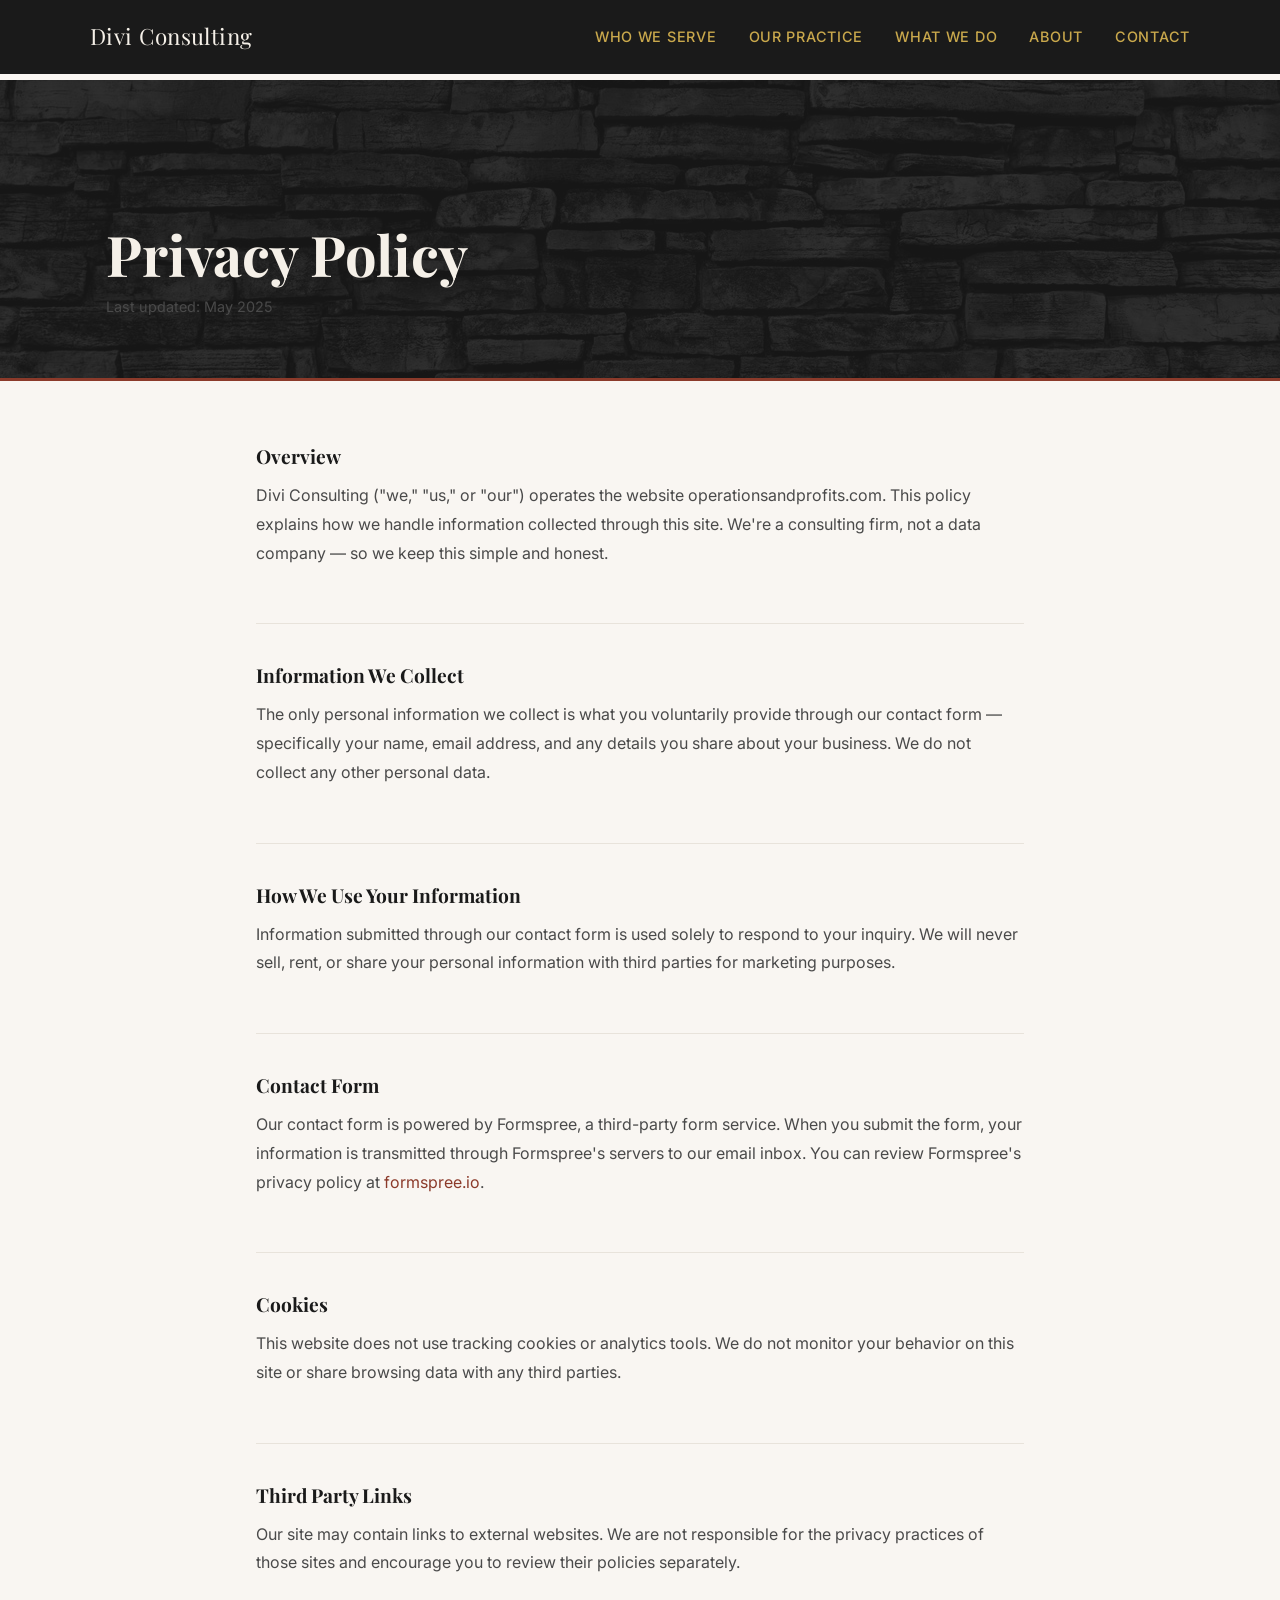
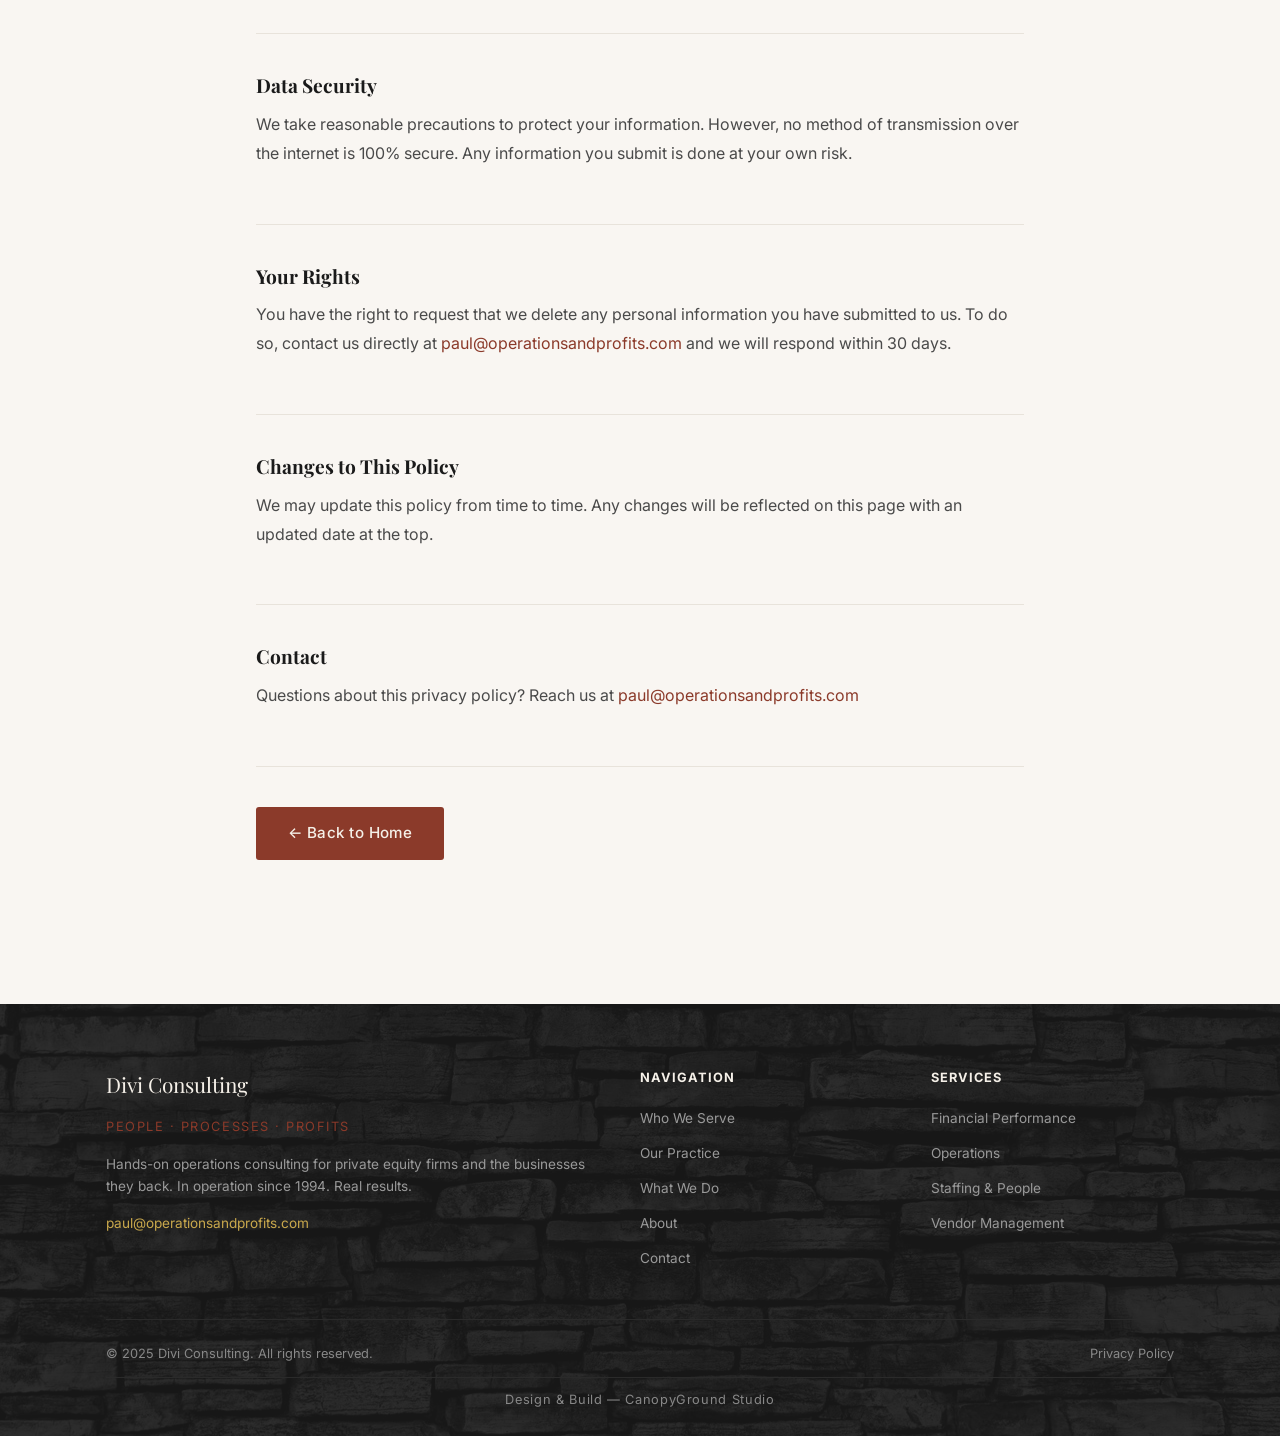
<file: privacy.html>
<!DOCTYPE html>
<html lang="en">
<head>
    <meta charset="UTF-8">
    <meta name="viewport" content="width=device-width, initial-scale=1.0">
    <title>Privacy Policy | Divi Consulting</title>
    <link rel="stylesheet" href="style.css">
    <link rel="preconnect" href="https://fonts.googleapis.com">
    <link href="https://fonts.googleapis.com/css2?family=Playfair+Display:wght@400;700&family=Inter:wght@300;400;500&display=swap" rel="stylesheet">
</head>
<body>

    <!-- NAV -->
    <nav id="navbar">
        <div class="nav-container">
            <div class="nav-logo">
                <a href="index.html">
                    <span>Divi Consulting</span>
                </a>
            </div>

            <button class="hamburger" id="hamburger">
                <span></span>
                <span></span>
                <span></span>
            </button>

            <ul class="nav-links" id="nav-links">
                <li><a href="#serve">Who We Serve</a></li>
                <li><a href="#why">Our Practice</a></li>
                <li><a href="#services">What We Do</a></li>
                <li><a href="#about">About</a></li>
                <li><a href="#contact">Contact</a></li>
            </ul>
        </div>
    </nav>

<!-- PRIVACY POLICY -->
<section id="privacy">
    <div class="privacy-hero">
        <div class="container">
            <h1>Privacy Policy</h1>
            <p>Last updated: May 2025</p>
        </div>
    </div>

    <div class="container privacy-content">

        <div class="privacy-block">
            <h2>Overview</h2>
            <p>Divi Consulting ("we," "us," or "our") operates the website operationsandprofits.com. This policy explains how we handle information collected through this site. We're a consulting firm, not a data company — so we keep this simple and honest.</p>
        </div>

        <div class="privacy-block">
            <h2>Information We Collect</h2>
            <p>The only personal information we collect is what you voluntarily provide through our contact form — specifically your name, email address, and any details you share about your business. We do not collect any other personal data.</p>
        </div>

        <div class="privacy-block">
            <h2>How We Use Your Information</h2>
            <p>Information submitted through our contact form is used solely to respond to your inquiry. We will never sell, rent, or share your personal information with third parties for marketing purposes.</p>
        </div>

        <div class="privacy-block">
            <h2>Contact Form</h2>
            <p>Our contact form is powered by Formspree, a third-party form service. When you submit the form, your information is transmitted through Formspree's servers to our email inbox. You can review Formspree's privacy policy at <a href="https://formspree.io/legal/privacy-policy" target="_blank">formspree.io</a>.</p>
        </div>

        <div class="privacy-block">
            <h2>Cookies</h2>
            <p>This website does not use tracking cookies or analytics tools. We do not monitor your behavior on this site or share browsing data with any third parties.</p>
        </div>

        <div class="privacy-block">
            <h2>Third Party Links</h2>
            <p>Our site may contain links to external websites. We are not responsible for the privacy practices of those sites and encourage you to review their policies separately.</p>
        </div>

        <div class="privacy-block">
            <h2>Data Security</h2>
            <p>We take reasonable precautions to protect your information. However, no method of transmission over the internet is 100% secure. Any information you submit is done at your own risk.</p>
        </div>

        <div class="privacy-block">
            <h2>Your Rights</h2>
            <p>You have the right to request that we delete any personal information you have submitted to us. To do so, contact us directly at <a href="mailto:paul@operationsandprofits.com">paul@operationsandprofits.com</a> and we will respond within 30 days.</p>
        </div>

        <div class="privacy-block">
            <h2>Changes to This Policy</h2>
            <p>We may update this policy from time to time. Any changes will be reflected on this page with an updated date at the top.</p>
        </div>

        <div class="privacy-block">
            <h2>Contact</h2>
            <p>Questions about this privacy policy? Reach us at <a href="mailto:paul@operationsandprofits.com">paul@operationsandprofits.com</a></p>
        </div>

        <div class="privacy-back">
            <a href="index.html" class="btn-primary">← Back to Home</a>
        </div>

    </div>
</section>

    <!-- FOOTER -->
    <footer>
        <div class="container">
            <div class="footer-grid">
                <div class="footer-brand">
                    <div class="footer-logo">Divi Consulting</div>
                    <div class="footer-tagline">People · Processes · Profits</div>
                    <p>Hands-on operations consulting for private equity firms and the businesses they back. In operation since 1994. Real results.</p>
                    <a href="mailto:paul@operationsandprofits.com">paul@operationsandprofits.com</a>
                </div>
                <div class="footer-links">
                    <h4>Navigation</h4>
                    <ul>
                        <li><a href="#serve">Who We Serve</a></li>
                        <li><a href="#why">Our Practice</a></li>
                        <li><a href="#services">What We Do</a></li>
                        <li><a href="#about">About</a></li>
                        <li><a href="#contact">Contact</a></li>
                    </ul>
                </div>
                <div class="footer-links">
                    <h4>Services</h4>
                    <ul>
                        <li><a href="index.html#services">Financial Performance</a></li>
                        <li><a href="index.html#services">Operations</a></li>
                        <li><a href="index.html#services">Staffing & People</a></li>
                        <li><a href="index.html#services">Vendor Management</a></li>
                    </ul>
                </div>
            </div>
            <div class="footer-bottom">
                <div class="footer-legal">
                    <p>© 2025 Divi Consulting. All rights reserved.</p>
                    <a href="privacy.html">Privacy Policy</a>
                </div>
                <div class="site-signature">
                    <a href="https://www.linkedin.com/in/antoniogartero" class="footer-credit">Design & Build — CanopyGround Studio</a>
                </div>
            </div>
        </div>
    </footer>

    <script src="script.js"></script>
</body>
</html>
</file>
<file: style.css>
/* ================================
   RESET & ROOT VARIABLES
================================ */
*, *::before, *::after {
    margin: 0;
    padding: 0;
    box-sizing: border-box;
}

:root {
    --dark: #1a1a1a;
    --brick: #8B3A2A;
    --offwhite: #F5F0E8;
    --gold: #C9A84C;
    --mortar: #4A4A4A;
    --light: #f9f6f2;
    --font-heading: 'Playfair Display', serif;
    --font-body: 'Inter', sans-serif;
}

html {
    scroll-behavior: smooth;
}

body {
    font-family: var(--font-body);
    background-color: var(--light);
    color: var(--dark);
    line-height: 1.6;
}

/* ================================
   TYPOGRAPHY
================================ */
h1, h2, h3 {
    font-family: var(--font-heading);
    line-height: 1.2;
    color: var(--dark);
}

h1 {
    font-size: clamp(2rem, 5vw, 3.5rem);
    font-weight: 700;
}

h2 {
    font-size: clamp(1.5rem, 3vw, 2.5rem);
    font-weight: 700;
    margin-bottom: 1rem;
}

h3 {
    font-size: 1.2rem;
    font-weight: 600;
    margin-bottom: 0.5rem;
}

p {
    font-size: 1rem;
    color: var(--mortar);
    margin-bottom: 1rem;
    max-width: 65ch;
}

a {
    color: var(--brick);
    text-decoration: none;
}

a:hover {
    text-decoration: underline;
}

blockquote {
    font-family: var(--font-heading);
    font-size: clamp(1.1rem, 2.5vw, 1.6rem);
    font-style: italic;
    line-height: 1.7;
    color: var(--dark);
    max-width: 800px;
    margin: 0 auto 1rem;
}

cite {
    font-family: var(--font-body);
    font-size: 0.9rem;
    color: var(--brick);
    font-style: normal;
    font-weight: 500;
}

/* ================================
   LAYOUT
================================ */
.container {
    width: 90%;
    max-width: 1100px;
    margin: 0 auto;
    padding: 0 1rem;
}

section {
    padding: 80px 0;
    scroll-margin-top: 70px;
}

.section-sub {
    color: var(--mortar);
    font-size: 1.1rem;
    margin-bottom: 2.5rem;
    max-width: 100%;
}

/* ================================
   WHO WE SERVE
================================ */
.serve-featured {
    background: var(--dark);
    border-radius: 6px;
    padding: 2.5rem;
    margin-bottom: 1rem;
    position: relative;
    overflow: hidden;
    cursor: default;
    transition: background 0.3s ease;
}

.serve-featured::before {
    content: '';
    position: absolute;
    top: 0;
    left: 0;
    right: 0;
    height: 3px;
    background: var(--brick);
}

.serve-featured-tag {
    font-size: 0.65rem;
    text-transform: uppercase;
    letter-spacing: 0.14em;
    color: var(--brick);
    margin-bottom: 1rem;
    display: block;
    font-family: var(--font-body);
}

.serve-featured h3 {
    font-size: 1.4rem;
    color: var(--offwhite);
    margin: 0 0 0.8rem;
    font-weight: 700;
}

.serve-featured p {
    font-size: 0.95rem;
    color: #B0A898;
    line-height: 1.7;
    margin: 0;
    max-width: 600px;
}

.serve-featured-arrow {
    position: absolute;
    bottom: 2rem;
    right: 2rem;
    font-size: 1.2rem;
    color: var(--brick);
    opacity: 0;
    transition: opacity 0.3s ease, transform 0.3s ease;
    transform: translateX(-8px);
}

.serve-featured:hover .serve-featured-arrow {
    opacity: 1;
    transform: translateX(0);
}

.serve-grid {
    display: grid;
    grid-template-columns: 1fr 1fr;
    gap: 1rem;
}

.serve-card {
    background: white;
    border: 1px solid #e8e3db;
    border-radius: 6px;
    padding: 2rem;
    position: relative;
    overflow: hidden;
    cursor: default;
    transition: border-color 0.3s ease;
}

.serve-card::before {
    content: '';
    position: absolute;
    top: 0;
    left: 0;
    right: 0;
    height: 2px;
    background: var(--brick);
    transform: scaleX(0);
    transform-origin: left;
    transition: transform 0.4s ease;
}

.serve-card:hover::before {
    transform: scaleX(1);
}

.serve-card:hover {
    border-color: #c8b8a8;
}

.serve-card h3 {
    font-size: 1.1rem;
    color: var(--dark);
    margin: 0 0 0.6rem;
    font-weight: 700;
}

.serve-card p {
    font-size: 0.9rem;
    color: var(--mortar);
    line-height: 1.7;
    margin: 0;
    max-width: 100%;
}


/* ================================
   VALUES — MORTAR LINE
================================ */
.values-line-container {
    display: flex;
    gap: 2.5rem;
    margin-top: 3rem;
}

.values-spine {
    display: flex;
    flex-direction: column;
    align-items: center;
    padding-top: 6px;
    flex-shrink: 0;
}

.spine-dot {
    width: 12px;
    height: 12px;
    border-radius: 50%;
    background: var(--brick);
    flex-shrink: 0;
    opacity: 0;
    transition: opacity 0.3s ease;
}

.spine-line {
    width: 2px;
    background: var(--brick);
    flex: 1;
    min-height: 60px;
    transform-origin: top;
    transform: scaleY(0);
    transition: transform 0.7s ease;
}

.values-list {
    flex: 1;
    display: flex;
    flex-direction: column;
}

.value-row {
    display: flex;
    gap: 1.5rem;
    align-items: flex-start;
    padding-bottom: 3rem;
    opacity: 0;
    transform: translateX(-20px);
    transition: opacity 0.5s ease, transform 0.5s ease;
}

.value-row.visible {
    opacity: 1;
    transform: translateX(0);
}

.value-num {
    font-size: 11px;
    font-weight: 500;
    color: var(--brick);
    letter-spacing: 0.1em;
    min-width: 24px;
    padding-top: 4px;
    font-family: var(--font-body);
}

.value-title {
    font-size: 1.3rem;
    font-weight: 600;
    color: var(--dark);
    margin: 0 0 0.5rem;
    font-family: var(--font-heading);
}

.value-desc {
    font-size: 1rem;
    color: var(--mortar);
    margin: 0;
    line-height: 1.7;
    max-width: 560px;
}

/* FAQ */
.faq-list {
    margin-top: 2rem;
    display: flex;
    flex-direction: column;
    gap: 1.5rem;
}

.faq-item {
    padding: 1.5rem;
    background: white;
    border-left: 3px solid var(--brick);
    box-shadow: 0 2px 8px rgba(0,0,0,0.04);
}

.faq-item h3 {
    margin-bottom: 0.5rem;
    font-size: 1rem;
    font-family: var(--font-body);
    font-weight: 600;
}


/* ================================
   NAVIGATION
================================ */
#navbar {
    position: fixed;
    top: 0;
    left: 0;
    width: 100%;
    background: var(--dark);
    z-index: 1000;
    padding: 1.2rem 0;
    transition: box-shadow 0.3s ease;
}

/* Hamburger button */
.hamburger {
    display: none;
    flex-direction: column;
    gap: 5px;
    background: none;
    border: none;
    cursor: pointer;
    padding: 4px;
}

.hamburger span {
    display: block;
    width: 24px;
    height: 2px;
    background: var(--offwhite);
    transition: all 0.3s ease;
}

#navbar.scrolled {
    /*  box-shadow: 0 2px 20px rgba(0,0,0,0.3);  */
    box-shadow: 0 2px 20px rgba(139, 58, 42, 0.4);
}

.nav-container {
    width: 90%;
    max-width: 1100px;
    margin: 0 auto;
    display: flex;
    justify-content: space-between;
    align-items: center;
}

.nav-logo {
    font-family: var(--font-heading);
    font-size: 1.4rem;
    color: var(--offwhite);
    letter-spacing: 0.02em;
}

.nav-logo a {
    color: var(--offwhite);
    text-decoration: none;
    font-family: var(--font-heading);
    font-size: 1.4rem;
    letter-spacing: 0.02em;
    transition: color 0.2s ease;
}

.nav-logo a:hover {
    color: var(--gold);
    text-decoration: none;
}

.nav-links {
    list-style: none;
    display: flex;
    gap: 2rem;
}

.nav-links a {
    color: var(--gold);
    font-size: 0.9rem;
    font-weight: 500;
    letter-spacing: 0.05em;
    text-transform: uppercase;
    transition: color 0.2s ease;
}

.nav-links a:hover {
    color: var(--offwhite);
    text-decoration: none;
}

/* ================================
   BUTTONS
================================ */
.btn-primary {
    display: inline-block;
    background: var(--brick);
    color: var(--offwhite);
    padding: 0.9rem 2rem;
    font-family: var(--font-body);
    align-self: flex-start;
    font-size: 0.95rem;
    font-weight: 500;
    letter-spacing: 0.03em;
    border: none;
    border-radius: 3px;
    cursor: pointer;
    transition: background 0.2s ease, transform 0.2s ease;
}

.btn-primary:hover {
    background: #6e2d20;
    transform: translateY(-2px);
    text-decoration: none;
    color: var(--offwhite);
}

.btn-primary:active {
    transform: translateY(0);
}

.btn-secondary {
    display: inline-block;
    color: var(--brick);
    font-family: var(--font-body);
    text-align: center;
    font-size: 1.25rem;
    font-weight: 500;
    letter-spacing: 0.03em;
    border: none;
    border-radius: 3px;
    cursor: pointer;
    transition: background 0.2s ease, transform 0.2s ease;
}

.btn-secondary:hover {
    transform: translateY(-2px);
    text-decoration: none;
    color: var(--offwhite);
}

.btn-secondary:active {
    transform: translateY(0);
}

/* ================================
   HERO
================================ */
/* ================================
   HERO FADE IN INITIAL STATE
================================ */
#hero h1,
#hero p,
#hero .btn-primary,
.hero-stats {
    opacity: 0;
    transform: translateY(30px);
    transition: opacity 1.2s ease, transform 1.2s ease;
}

#hero {
    position: relative;
    background-color: var(--dark);
    min-height: 100vh;
    display: flex;
    align-items: center;
    padding: 0 10%;
}

#hero::before {
    content: '';
    position: absolute;
    inset: 0;
    background-image: url("assets/images/bwgray.jpg");
    background-size: cover;
    background-position: center;
    background-repeat: no-repeat;
    opacity: 0.35;
    z-index: 0;
}

.hero-content {
    position: relative;
    z-index: 1;
    max-width: 1000px;
    padding-top: 80px;
    display: flex;
    flex-direction: column;
}

.hero-container {
    display: flex;
    align-items: center;
    justify-content: space-between;
    width: 100%;
    gap: 4rem;
    position: relative;
    z-index: 1;
}

#hero h1 {
    color: var(--offwhite);
    margin-bottom: 1.2rem;
    max-width: 1200px;
    line-height: 1.1;
    font-size: clamp(3rem, 5.5vw, 5rem);
}

#hero p {
    color: #B0A898;
    font-size: 1.1rem;
    max-width: 480px;
    margin-bottom: 2rem;
    line-height: 1.6;
}

.hero-scroll {
    position: absolute;
    bottom: 2rem;
    left: 10%;
    display: flex;
    flex-direction: column;
    align-items: center;
    gap: 0.5rem;
    z-index: 1;
}

.hero-scroll span {
    font-size: 0.65rem;
    color: #B0A898;
    text-transform: uppercase;
    letter-spacing: 0.15em;
}

.hero-scroll-line {
    width: 1px;
    height: 40px;
    background: var(--brick);
    animation: scroll-line 1.5s ease-in-out infinite;
    transform-origin: top;
}

@keyframes scroll-line {
    0% { transform: scaleY(0); opacity: 0; }
    50% { transform: scaleY(1); opacity: 1; }
    100% { transform: scaleY(1); opacity: 0; }
}

/* ================================
   SITE DIVIDER
================================ */
.site-divider {
    background: var(--dark);
    border-top: 1px solid rgba(255,255,255,0.06);
    border-bottom: 1px solid rgba(255,255,255,0.06);
    padding: 1rem 0;
}

.site-divider-inner {
    display: flex;
    align-items: center;
    gap: 1.5rem;
    justify-content: center;
    text-align: center;
    font-size: 0.72rem;
    text-transform: uppercase;
    letter-spacing: 0.14em;
    color: #666;
    font-family: var(--font-body);
}

@media (max-width: 768px) {
    .site-divider-inner {
        flex-wrap: wrap;
        gap: 0.8rem;
    }
}

/* ================================
   HERO STATS
================================ */
.hero-stats {
    display: flex;
    flex-direction: column;
    gap: 2.5rem;
    border-left: 2px solid var(--brick);
    padding-left: 3rem;
    flex-shrink: 0;
}

.stat {
    display: flex;
    flex-direction: column;
    transition: transform 0.3s ease;
    cursor: default;
}

.stat-number {
    display: block;
    font-family: var(--font-heading);
    font-size: clamp(2.2rem, 3.5vw, 3.2rem);
    color: var(--gold);
    line-height: 1;
    transition: color 0.3s ease;
}

.stat-label {
    display: block;
    font-size: 0.7rem;
    color: #B0A898;
    text-transform: uppercase;
    letter-spacing: 0.12em;
    margin-top: 0.5rem;
}

.stat:hover {
    transform: translateY(-4px);
}

.stat:hover .stat-number {
    color: var(--offwhite);
}

/* ================================
   SECTION COLORS
================================ */

/* Light sections */
#serve, #services, #values, #about, #faq {
    background: var(--light);
}

/* Dark sections */
#pain, #why {
    background: var(--dark);
}

#why .section-sub {
    color: #B0A898;
    max-width: 700px;
}

#why h2, #why h3, #why p {
    color: var(--offwhite);
}

/* ================================
   HOW WE WORK / APPROACH
================================ */
#approach {
    background: var(--dark);
    border-bottom: 1px solid rgba(255,255,255,0.06);
}

#approach h2 {
    color: var(--offwhite);
    margin-bottom: 1.5rem;
}

#approach .section-sub {
    color: #B0A898;
    font-size: 1.15rem;
    line-height: 1.9;
    max-width: 720px;
    margin-bottom: 3rem;
}

.approach-grid {
    display: grid;
    grid-template-columns: repeat(3, 1fr);
    gap: 0;
    border-top: 1px solid rgba(255,255,255,0.08);
    margin-top: 1rem;
}

.approach-item {
    padding: 2rem 2rem 2rem 0;
    border-right: 1px solid rgba(255,255,255,0.06);
    position: relative;
    cursor: default;
    transition: background 0.3s ease;
}

.approach-item:last-child {
    border-right: none;
    padding-right: 0;
}

.approach-item:first-child {
    padding-left: 0;
}

.approach-item::before {
    content: '';
    position: absolute;
    top: 0;
    left: 0;
    width: 0;
    height: 2px;
    background: var(--brick);
    transition: width 0.5s ease;
}

.approach-item:hover::before {
    width: 100%;
}

.approach-num {
    font-size: 0.65rem;
    color: var(--brick);
    letter-spacing: 0.14em;
    text-transform: uppercase;
    font-family: var(--font-body);
    margin-bottom: 0.8rem;
    display: block;
}

.approach-title {
    font-size: 1.1rem;
    font-weight: 600;
    color: var(--offwhite);
    font-family: var(--font-heading);
    margin-bottom: 0.6rem;
    display: block;
}

.approach-desc {
    font-size: 0.9rem;
    color: #B0A898;
    line-height: 1.7;
}

@media (max-width: 768px) {
    .approach-grid {
        grid-template-columns: 1fr;
    }

    .approach-item {
        padding: 1.5rem 0;
        border-right: none;
        border-bottom: 1px solid rgba(255,255,255,0.06);
    }

    .approach-item:last-child {
        border-bottom: none;
    }
}

/* ================================
   SERVICES SPOTLIGHT
================================ */
.services-spotlight {
    display: grid;
    grid-template-columns: 1fr 1.2fr;
    gap: 3rem;
    margin-top: 3rem;
    align-items: start;
}

.services-nav {
    position: relative;
    display: flex;
    flex-direction: column;
    gap: 0;
}

.services-nav-item {
    display: flex;
    align-items: center;
    gap: 1rem;
    padding: 1.4rem 1rem;
    cursor: pointer;
    border-left: 2px solid #e8e3db;
    transition: border-color 0.3s ease, background 0.3s ease;
    position: relative;
}

.services-nav-item:hover {
    background: rgba(139, 58, 42, 0.04);
}

.services-nav-item.active {
    border-left-color: var(--brick);
}

.services-nav-num {
    font-size: 11px;
    font-weight: 500;
    color: var(--mortar);
    letter-spacing: 0.1em;
    min-width: 24px;
    transition: color 0.3s ease;
}

.services-nav-item.active .services-nav-num {
    color: var(--brick);
}

.services-nav-title {
    font-size: 1.05rem;
    font-weight: 500;
    color: var(--mortar);
    font-family: var(--font-heading);
    flex: 1;
    transition: color 0.3s ease;
}

.services-nav-item.active .services-nav-title {
    color: var(--dark);
}

.services-nav-arrow {
    font-size: 1rem;
    color: var(--brick);
    opacity: 0;
    transform: translateX(-8px);
    transition: opacity 0.3s ease, transform 0.3s ease;
}

.services-nav-item.active .services-nav-arrow,
.services-nav-item:hover .services-nav-arrow {
    opacity: 1;
    transform: translateX(0);
}

.services-panel {
    background: white;
    border-radius: 8px;
    border: 1px solid #e8e3db;
    overflow: hidden;
    min-height: 380px;
    position: sticky;
    top: 100px;
}

.services-panel-inner {
    padding: 2.5rem;
    opacity: 1;
    transform: translateY(0);
    transition: opacity 0.3s ease, transform 0.3s ease;
}

.services-panel-inner.transitioning {
    opacity: 0;
    transform: translateY(12px);
}

.services-panel-visual {
    margin-bottom: 2rem;
    height: 160px;
    display: flex;
    align-items: center;
    justify-content: center;
}

.services-panel-title {
    font-size: 1.5rem;
    font-weight: 600;
    color: var(--dark);
    margin-bottom: 1rem;
    font-family: var(--font-heading);
}

.services-panel-desc {
    font-size: 1rem;
    color: var(--mortar);
    line-height: 1.8;
    max-width: 100%;
    margin: 0;
}

.services-mobile-desc {
    display: none;
}

/* Pain list */
#pain .container {
    max-width: 900px;
    margin: 0 auto;
}

#pain h2 {
    color: var(--offwhite);
    text-align: center;
    margin-bottom: 3rem;
}

.pain-list {
    display: grid;
    grid-template-columns: 1fr 1fr;
    gap: 2.5rem;
    list-style: none;
    margin-top: 3rem;
    color: var(--offwhite);
}

.pain-list li {
    display: flex;
    flex-direction: column; /* Icon on top, Text below */
    align-items: center;    /* Center them horizontally */
    text-align: center;
}

#pain .pain-list li svg {
    color: var(--gold) !important; 
    width: 48px; 
    height: 48px; 
    stroke: var(--gold); 
    stroke-width: 1.5px; 
    margin-bottom: 1.5rem;
}

.pain-list li p {
    font-size: 1.05rem;
    line-height: 1.6;
    color: var(--offwhite); 
    max-width: 300px; /* Keeps text from getting too wide/messy */
}

#pain .pain-cta {
    color: var(--gold) !important;
    text-align: center;
    font-size: 1.1rem;
    font-style: italic;
    max-width: 900px;
    margin-top: 2rem;
}

/* ================================
   CLIENTS CAROUSEL
================================ */
#clients {
    background: var(--light);
    padding: 100px 0;
    border-top: 1px solid #e8e3db;
    border-bottom: 1px solid #e8e3db;
    overflow: hidden;
}

.clients-label {
    text-align: center;
    font-size: 0.8rem;
    text-transform: uppercase;
    letter-spacing: 0.2em;
    color: var(--mortar);
    margin-bottom: 4rem;
    max-width: 100%;
}

.carousel-track-wrapper {
    overflow: hidden;
    position: relative;
    width: 100%;
}

.carousel-track-wrapper::before,
.carousel-track-wrapper::after {
    content: '';
    position: absolute;
    top: 0;
    bottom: 0;
    width: 200px;
    z-index: 2;
    pointer-events: none;
}

.carousel-track-wrapper::before {
    left: 0;
    background: linear-gradient(to right, var(--light), transparent);
}

.carousel-track-wrapper::after {
    right: 0;
    background: linear-gradient(to left, var(--light), transparent);
}

.carousel-track {
    display: flex;
    align-items: center;
    gap: 3.5rem;
    width: max-content;
    animation: carousel-scroll 50s linear infinite;
    padding: 1.5rem 0;
}

.carousel-track:hover {
    animation-play-state: paused;
}

.carousel-item {
    display: flex;
    align-items: center;
    gap: 1rem;
    white-space: nowrap;
    opacity: 0.4;
    transition: opacity 0.4s ease;
    cursor: default;
}

.carousel-item:hover {
    opacity: 1;
}

.carousel-item svg {
    width: 36px;
    height: 36px;
}

.carousel-item span {
    font-size: 1.4rem;
    font-weight: 500;
    color: var(--dark);
    font-family: var(--font-heading);
    letter-spacing: 0.03em;
}

.carousel-divider {
    color: var(--brick);
    font-size: 2rem;
    opacity: 0.4;
    line-height: 1;
}

@keyframes carousel-scroll {
    0% { transform: translateX(0); }
    100% { transform: translateX(-50%); }
}

/* Card Icons */
.card-icon {
    width: 44px;
    height: 44px;
    background: rgba(139, 58, 42, 0.1);
    border-radius: 8px;
    display: flex;
    align-items: center;
    justify-content: center;
    margin-bottom: 1.2rem;
    transition: background 0.3s ease;
}

.card-icon i {
    width: 22px;
    height: 22px;
    color: var(--brick);
    transition: color 0.3s ease;
}

.card:hover .card-icon {
    background: var(--brick);
}

.card:hover .card-icon i {
    color: var(--offwhite);
}

/* ================================
   WHY US
================================ */
#why {
    background: var(--dark);
}

#why h2 {
    color: var(--offwhite);
    margin-bottom: 1rem;
}

.why-list {
    margin-top: 2rem;
}

.why-item {
    display: grid;
    grid-template-columns: 60px 1fr;
    gap: 1.5rem;
    align-items: start;
    padding: 2rem 0;
    border-top: 1px solid rgba(255,255,255,0.08);
    position: relative;
    overflow: hidden;
    cursor: default;
}

.why-item::before {
    content: '';
    position: absolute;
    top: 0;
    left: 0;
    width: 0;
    height: 2px;
    background: var(--brick);
    transition: width 0.6s ease;
}

.why-item:hover::before {
    width: 100%;
}

.why-num {
    font-size: 0.7rem;
    color: var(--brick);
    letter-spacing: 0.12em;
    text-transform: uppercase;
    padding-top: 6px;
    font-family: var(--font-body);
}

.why-body {
    display: flex;
    flex-direction: column;
    gap: 0.5rem;
}

.why-title {
    font-size: 1.5rem;
    font-weight: 700;
    color: var(--offwhite);
    line-height: 1.2;
    font-family: var(--font-heading);
    transition: color 0.3s ease;
}

.why-item:hover .why-title {
    color: var(--gold);
}

.why-desc {
    font-size: 0.9rem;
    color: #B0A898;
    line-height: 1.7;
    max-width: 480px;
}

/* Quote section */
#quote {
    background: #f0ebe3;
    border-top: 4px solid var(--brick);
    border-bottom: 4px solid var(--brick);
    padding: 80px 10%;
    text-align: center;
}

#quote cite {
    display: block;
    margin-top: 1.5rem;
}

/* ================================
   QUOTE WORD FADE IN
================================ */
.quote-word {
    opacity: 0;
    transform: translateY(8px);
    display: inline-block;
    transition: opacity 0.5s ease, transform 0.5s ease;
}

.quote-word-visible {
    opacity: 1;
    transform: translateY(0);
}

/* Contact section */
#contact {
    background: var(--dark);
}

#contact h2, #contact p {
    color: var(--offwhite);
}

#contact .contact-direct {
    margin-top: 1.5rem;
    font-size: 0.9rem;
    color: #B0A898;
}

#contact .contact-direct a {
    color: var(--gold);
}

/* ================================
   ABOUT
================================ */
.about-top {
    display: grid;
    grid-template-columns: 180px 1fr;
    gap: 3rem;
    margin-bottom: 3.5rem;
    align-items: center;
    overflow: visible;
}

.about-big-year {
    font-size: 7rem;
    font-weight: 700;
    font-family: var(--font-heading);
    color: var(--brick);
    line-height: 0.85;
    opacity: 0.1;
    letter-spacing: -4px;
    user-select: none;
    overflow: visible;
}

.about-story h2 {
    margin: 0 0 0.5rem;
}

.about-meta {
    font-size: 0.7rem;
    text-transform: uppercase;
    letter-spacing: 0.14em;
    color: var(--brick);
    margin-bottom: 1.4rem;
    display: flex;
    align-items: center;
    gap: 0.5rem;
}

.about-meta::after {
    content: '';
    flex: 1;
    height: 1px;
    background: var(--brick);
    opacity: 0.2;
}

.about-story p {
    font-size: 0.95rem;
    line-height: 1.9;
    margin-bottom: 0.8rem;
    max-width: 90%;
}

.about-closing {
    font-style: italic;
    color: var(--brick) !important;
    opacity: 0.8;
    margin: 0 !important;
}

.pillars-border {
    border-top: 1px solid #e8e3db;
    margin-bottom: 0;
}

.about-pillars {
    display: grid;
    grid-template-columns: repeat(3, 1fr);
    gap: 0;
}

.about-pillar-item {
    padding: 1.8rem 1.5rem;
    border-top: 2px solid transparent;
    transition: border-color 0.4s ease, background 0.4s ease;
    cursor: default;
}

.about-pillar-item:hover {
    border-top-color: var(--brick);
    background: white;
}

.about-pillar-item:not(:last-child) {
    border-right: 1px solid #e8e3db;
}

.pillar-title {
    display: block;
    font-size: 1.15rem;
    font-weight: 600;
    color: var(--dark);
    margin-bottom: 0.5rem;
    font-family: var(--font-heading);
    transition: color 0.3s ease;
}

.about-pillar-item:hover .pillar-title {
    color: var(--brick);
}

.pillar-desc {
    display: block;
    font-size: 0.85rem;
    color: var(--mortar);
    line-height: 1.6;
}

/* Footer */
footer {
    padding: 4rem 0 1.5rem;
    position: relative;
    background-color: var(--dark);

}

footer::before {
    content: '';
    position: absolute;
    inset: 0;
    background-image: url("assets/images/bwgray.jpg");
    background-size: cover;
    background-position: center;
    background-repeat: no-repeat;
    opacity: 0.10;
    z-index: 0;
}

.footer-grid {
    position: relative;
    z-index: 1;
    display: grid;
    grid-template-columns: 2fr 1fr 1fr;
    gap: 3rem;
    padding-bottom: 3rem;
    border-bottom: 1px solid #2a2a2a;
}

.footer-logo {
    font-family: var(--font-heading);
    font-size: 1.3rem;
    color: var(--offwhite);
    margin-bottom: 1rem;
}

.footer-brand p {
    color: #999;
    font-size: 0.85rem;
    line-height: 1.6;
    margin-bottom: 0.8rem;
    max-width: 100%;
}

.footer-brand a {
    color: var(--gold);
    font-size: 0.85rem;
}

.footer-tagline {
    font-size: 0.8rem;
    color: var(--brick);
    letter-spacing: 0.12em;
    text-transform: uppercase;
    margin-bottom: 1rem;
}

.footer-links h4 {
    color: var(--offwhite);
    font-family: var(--font-body);
    font-size: 0.8rem;
    text-transform: uppercase;
    letter-spacing: 0.08em;
    margin-bottom: 1rem;
}

.footer-links ul {
    list-style: none;
    display: flex;
    flex-direction: column;
    gap: 0.6rem;
}

.footer-links ul li a,
.footer-links ul li span {
    color: #999;
    font-size: 0.85rem;
    transition: color 0.2s ease;
}

.footer-links ul li a:hover {
    color: var(--gold);
    text-decoration: none;
}

.footer-bottom {
    position: relative;
    z-index: 1;
    display: flex;
    flex-direction: column;
    align-items: center;
    width: 100%;
    padding-top: 1.5rem;
    gap: 0.8rem;
}

.footer-bottom p {
    color: #777;
    font-size: 0.8rem;
    text-decoration: none;
    transition: color 0.2s ease;
}

.footer-bottom a {
    color: #444;
    font-size: 0.8rem;
    align-items: right;
    display: inline-block; 
}

.footer-bottom a:hover {
    color: var(--gold);
}

.footer-legal {
    display: flex;
    justify-content: space-between;
    align-items: center;
    width: 100%;
}

.site-signature {
    text-align: center;
    width: 100%;
    padding-top: 0.5rem;
    border-top: 1px solid #2a2a2a;
}

.footer-bottom p,
.footer-bottom a,
.footer-legal p,
.footer-legal a {
    color: #888;
    font-size: 0.8rem;
    text-decoration: none;
    transition: color 0.2s ease;
    margin: 0;
}

.footer-bottom a:hover,
.footer-legal a:hover {
    color: var(--gold);
}

.footer-credit {
    font-size: 0.75rem;
    color: #555;
    text-decoration: none;
    letter-spacing: 0.05em;
    transition: color 0.3s ease, transform 0.3s ease;
    display: inline-block;
}

.footer-credit:hover {
    color: var(--gold);
    transform: translateY(-2px);
}


.site-signature a:hover {
    transform: scale(1.1) translateY(-2px) 2s ease;
}

/* ================================
   CONTACT FORM 
================================ */
form {
    display: flex;
    flex-direction: column;
    gap: 1rem;
    margin-top: 2rem;
    max-width: 600px;
}


.form-row {
    display: flex;
    gap: 1rem;
}

form input,
form textarea,
form select {
    width: 100%;
    padding: 1rem 1.2rem;
    background: #2a2a2a;
    border: 1px solid var(--mortar);
    border-radius: 3px;
    color: var(--offwhite);
    font-family: var(--font-body);
    font-size: 1rem;
    transition: border-color 0.2s ease;
    appearance: none; 
    -webkit-appearance: none;
}


form select {
    background-image: url("data:image/svg+xml,%3Csvg xmlns='http://www.w3.org/2000/svg' width='24' height='24' viewBox='0 0 24 24' fill='none' stroke='%23666' stroke-width='2' stroke-linecap='round' stroke-linejoin='round'%3E%3Cpath d='M6 9l6 6 6-6'/%3E%3C/svg%3E");
    background-repeat: no-repeat;
    background-position: right 1rem center;
    background-size: 1rem;
    cursor: pointer;
}

form input:focus,
form textarea:focus,
form select:focus {
    outline: none;
    border-color: var(--brick);
}

form input::placeholder,
form textarea::placeholder {
    color: #666;
}

form textarea {
    resize: vertical;
    min-height: 140px;
}

form .btn-primary {
    align-self: flex-start;
    cursor: pointer;
}

/* ================================
    PRIVACY
================================ */

.privacy-hero {
        background: var(--dark);
        background-image: url("assets/images/bwgray.jpg");
        background-size: cover;
        background-position: center;
        position: relative;
        padding: 140px 0 60px;
        border-bottom: 3px solid var(--brick);
    }

    .privacy-hero::before {
        content: '';
        position: absolute;
        inset: 0;
        background: rgba(26, 26, 26, 0.88);
        z-index: 0;
    }

    .privacy-hero .container {
        position: relative;
        z-index: 1;
    }

    .privacy-hero h1 {
        color: var(--offwhite);
        margin-bottom: 0.5rem;
    }

    .privacy-hero p {
        color: var(--mortar);
        font-size: 0.9rem;
        margin: 0;
    }

    .privacy-content {
        max-width: 800px;
        padding-top: 4rem;
        padding-bottom: 4rem;
    }

    .privacy-block {
        padding-bottom: 2.5rem;
        margin-bottom: 2.5rem;
        border-bottom: 1px solid #e8e3db;
    }

    .privacy-block:last-of-type {
        border-bottom: none;
    }

    .privacy-block h2 {
        font-size: 1.2rem;
        color: var(--dark);
        margin-bottom: 0.8rem;
    }

    .privacy-block p {
        max-width: 100%;
        color: var(--mortar);
        line-height: 1.8;
    }

    .privacy-back {
        margin-top: 2rem;
    }

/* ================================
   JAVASCRIPT SUPPORTED STYLES
================================ */

/* Fade in animation */
.hidden {
    opacity: 0;
    transform: translateY(20px);
    transition: opacity 0.6s ease, transform 0.6s ease;
}

.visible {
    opacity: 1;
    transform: translateY(0);
}

/* Active nav link */
.nav-links a.active {
    color: var(--offwhite);
}

/* FAQ open state */
.faq-item.faq-open {
    border-left-color: var(--gold);
}

.faq-item p {
    overflow: hidden;
    max-height: 0;
    max-width: 100%;
    opacity: 0;
    transition: max-height 0.4s ease, opacity 0.3s ease, padding 0.3s ease;
    padding: 0;
    margin: 0;
}

.faq-item.faq-open p {
    max-height: 300px;
    opacity: 1;
    padding-top: 0.8rem;
}

.faq-item h3::after {
    content: " +";
    color: var(--brick);
}

.faq-item.faq-open h3::after {
    content: " −";
    color: var(--gold);
}




/* ================================
   RESPONSIVE
================================ */
@media (max-width: 768px) {

    .hero-container {
        flex-direction: column;
        gap: 2rem;
    }

    .hero-stats {
        flex-direction: row;
        border-left: none;
        border-top: 1px solid rgba(255,255,255,0.1);
        padding-left: 0;
        padding-top: 1.5rem;
        gap: 1.5rem;
        flex-wrap: nowrap;
        justify-content: flex-start;
    }

    .stat-number {
        font-size: clamp(1.4rem, 6vw, 2rem);
    }

    .stat-label {
        font-size: 0.6rem;
        letter-spacing: 0.08em;
    }

    .pain-list {
        grid-template-columns: 1fr;
        gap: 1.5rem;
    }

    .pain-list li {
        flex-direction: row;
        align-items: flex-start;
        text-align: left;
        gap: 1rem;
    }

    #pain .pain-list li svg {
        width: 24px;
        height: 24px;
        flex-shrink: 0;
        margin-bottom: 0;
        margin-top: 2px;
    }

    .pain-list li p {
        max-width: 100%;
    }
        .why-item {
        grid-template-columns: 40px 1fr;
        gap: 1rem;
    }

    .why-title {
        font-size: 1.2rem;
    }

    .serve-grid {
        grid-template-columns: 1fr;
    }   

    .services-spotlight {
        grid-template-columns: 1fr;
        gap: 0;
    }

    .services-panel {
        display: none;
    }

    .services-nav-item {
        border-left: 2px solid #e8e3db;
        padding: 1.2rem 1rem;
    }

    .services-nav-item.active {
        border-left-color: var(--brick);
        background: rgba(139, 58, 42, 0.04);
    }

    .services-nav-title {
        font-size: 1rem;
    }

    .services-nav-item.active + .services-mobile-desc {
        display: block;
    }

    .services-mobile-desc {
        font-size: 0.9rem;
        color: var(--mortar);
        line-height: 1.7;
        padding: 0.8rem 1rem 1rem 2.5rem;
        border-left: 2px solid var(--brick);
        background: var(--light);
    }
    
    .values-line-container {
        gap: 1.5rem;
    }

    .value-row {
        gap: 1rem;
    }


    .hamburger {
        display: flex;
    }

    .nav-links {
        display: none;
        position: absolute;
        top: 100%;
        left: 0;
        width: 100%;
        background: var(--dark);
        flex-direction: column;
        padding: 1rem 0;
        border-top: 2px solid var(--brick);
    }

    .nav-links.open {
        display: flex;
    }

    .nav-links li {
        padding: 0.8rem 2rem;
    }

    .nav-links a {
        font-size: 1rem;
    }

    /* Hamburger open state — X animation */
    .hamburger.open span:nth-child(1) {
        transform: translateY(7px) rotate(45deg);
    }

    .hamburger.open span:nth-child(2) {
        opacity: 0;
    }

    .hamburger.open span:nth-child(3) {
        transform: translateY(-7px) rotate(-45deg);
    }
    
    .about-top {
        grid-template-columns: 1fr;
        gap: 1rem;
    }

    .about-big-year {
        font-size: 5rem;
    }

    .about-pillars {
        grid-template-columns: 1fr;
    }

    .about-pillar-item:not(:last-child) {
        border-right: none;
        border-bottom: 1px solid #e8e3db;
    }

    .form-row {
        flex-direction: column;
        gap: 1rem;
    }

    .footer-grid {
        grid-template-columns: 1fr 1fr;
        gap: 2rem;
    }

    .footer-brand {
        grid-column: 1 / -1;
    }

    .footer-bottom{
        grid-column: 1 / -1;
    }
}
</file>
